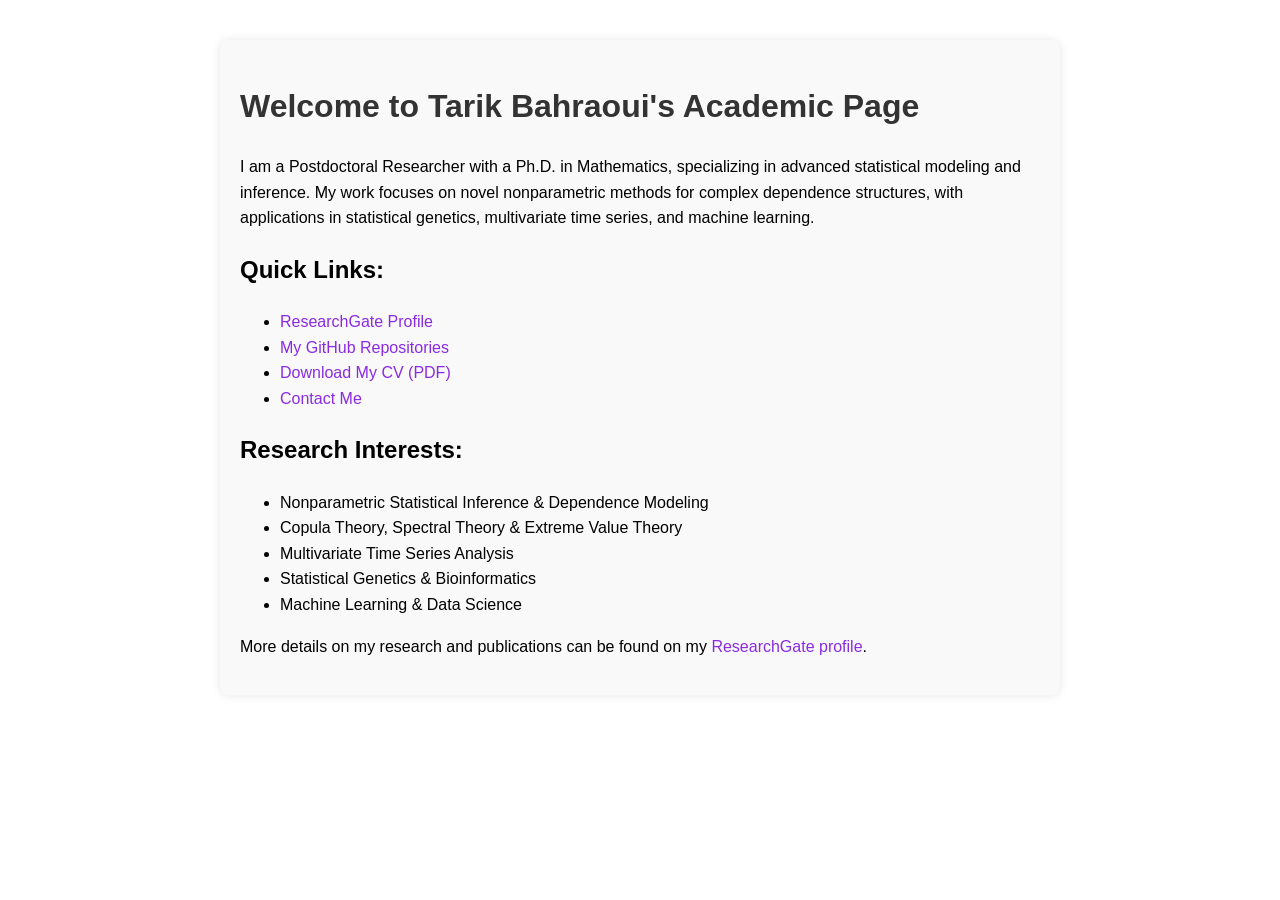
<file: index.html>
<!DOCTYPE html>
<html lang="en">
<head>
    <meta charset="UTF-8">
    <meta name="viewport" content="width=device-width, initial-scale=1.0">
    <title>Tarik Bahraoui - Statistical Researcher</title>
    <style>
        body { font-family: Arial, sans-serif; margin: 40px; line-height: 1.6; }
        h1 { color: #333; }
        a { color: #8A2BE2; text-decoration: none; }
        a:hover { text-decoration: underline; }
        .container { max-width: 800px; margin: auto; background: #f9f9f9; padding: 20px; border-radius: 8px; box-shadow: 0 0 10px rgba(0,0,0,0.1); }
    </style>
</head>
<body>
    <div class="container">
        <h1>Welcome to Tarik Bahraoui's Academic Page</h1>
        <p>I am a Postdoctoral Researcher with a Ph.D. in Mathematics, specializing in advanced statistical modeling and inference. My work focuses on novel nonparametric methods for complex dependence structures, with applications in statistical genetics, multivariate time series, and machine learning.</p>

        <h2>Quick Links:</h2>
        <ul>
            <li><a href="https://www.researchgate.net/profile/Tarik-Bahraoui?ev=hdr_xprf" target="_blank">ResearchGate Profile</a></li>
            <li><a href="https://github.com/TBahraoui" target="_blank">My GitHub Repositories</a></li>
            <li><a href="your_CV_link_here.pdf" target="_blank">Download My CV (PDF)</a></li>
            <li><a href="mailto:tarik.bahraoui@gmail.com">Contact Me</a></li>
        </ul>

        <h2>Research Interests:</h2>
        <ul>
            <li>Nonparametric Statistical Inference & Dependence Modeling</li>
            <li>Copula Theory, Spectral Theory & Extreme Value Theory</li>
            <li>Multivariate Time Series Analysis</li>
            <li>Statistical Genetics & Bioinformatics</li>
            <li>Machine Learning & Data Science</li>
        </ul>

        <p>More details on my research and publications can be found on my <a href="https://www.researchgate.net/profile/Tarik-Bahraoui?ev=hdr_xprf" target="_blank">ResearchGate profile</a>.</p>
    </div>
</body>
</html>
</file>
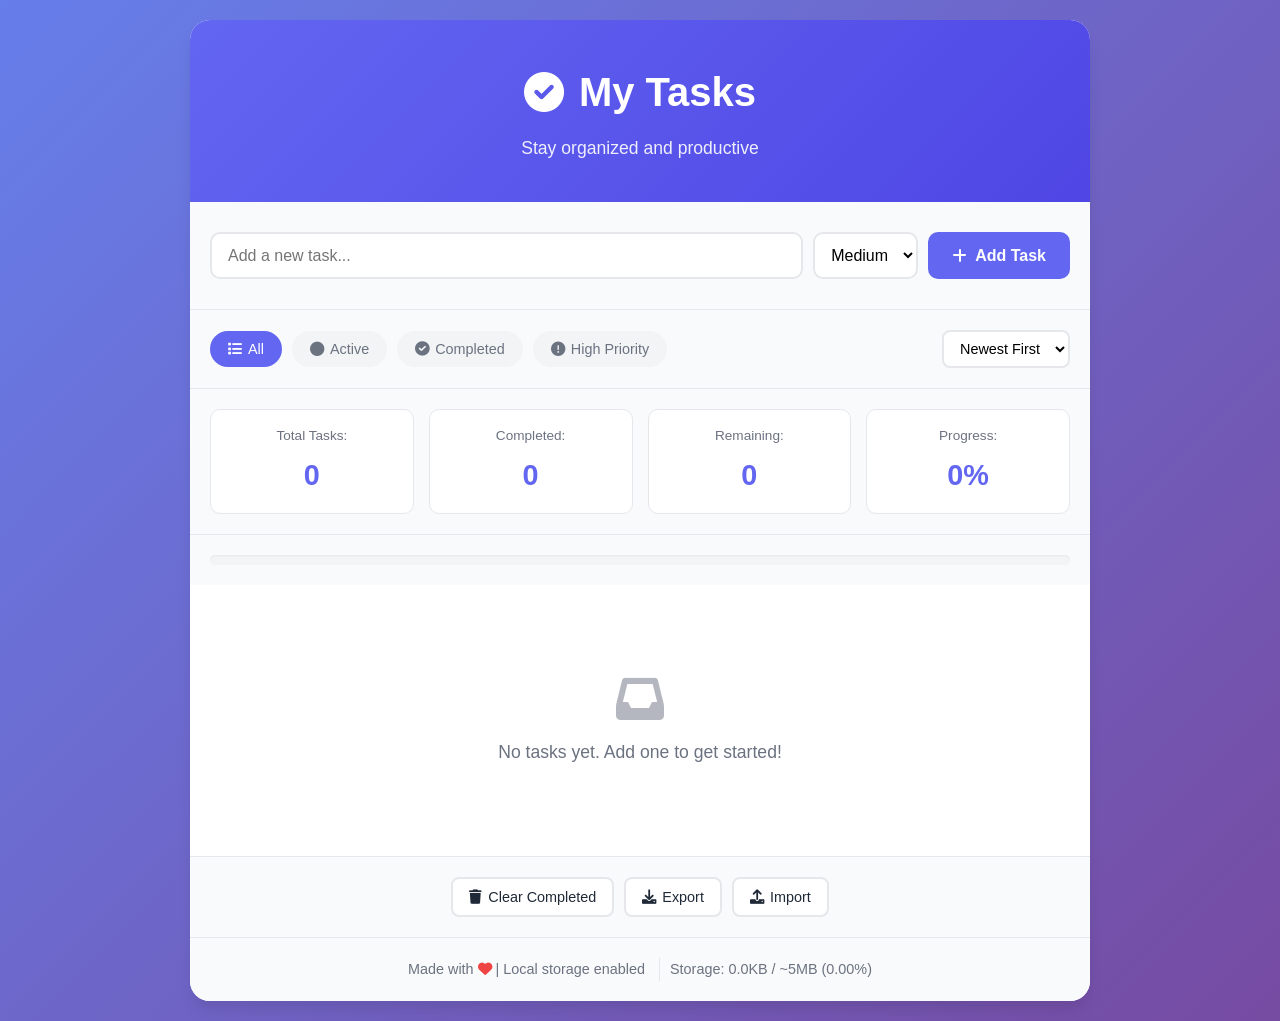
<file: todo-app/index.html>
<!DOCTYPE html>
<html lang="en">
<head>
    <meta charset="UTF-8">
    <meta name="viewport" content="width=device-width, initial-scale=1.0">
    <title>Todo List App</title>
    <link rel="stylesheet" href="styles.css">
    <link rel="stylesheet" href="https://cdnjs.cloudflare.com/ajax/libs/font-awesome/6.0.0/css/all.min.css">
</head>
<body>
    <div class="container">
        <header>
            <h1>
                <i class="fas fa-check-circle"></i>
                My Tasks
            </h1>
            <p class="subtitle">Stay organized and productive</p>
        </header>

        <div class="input-section">
            <form id="todoForm">
                <div class="input-wrapper">
                    <input
                        type="text"
                        id="todoInput"
                        placeholder="Add a new task..."
                        class="todo-input"
                        autocomplete="off"
                    />
                    <select id="prioritySelect" class="priority-select">
                        <option value="low">Low</option>
                        <option value="medium" selected>Medium</option>
                        <option value="high">High</option>
                    </select>
                    <button type="submit" class="add-btn">
                        <i class="fas fa-plus"></i>
                        Add Task
                    </button>
                </div>
            </form>
        </div>

        <div class="filters-section">
            <div class="filter-buttons">
                <button class="filter-btn active" data-filter="all">
                    <i class="fas fa-list"></i>
                    All
                </button>
                <button class="filter-btn" data-filter="active">
                    <i class="fas fa-circle"></i>
                    Active
                </button>
                <button class="filter-btn" data-filter="completed">
                    <i class="fas fa-check-circle"></i>
                    Completed
                </button>
                <button class="filter-btn" data-filter="high-priority">
                    <i class="fas fa-exclamation-circle"></i>
                    High Priority
                </button>
            </div>
            <div class="sort-section">
                <select id="sortSelect" class="sort-select">
                    <option value="date-desc">Newest First</option>
                    <option value="date-asc">Oldest First</option>
                    <option value="priority">By Priority</option>
                    <option value="alphabetical">A to Z</option>
                </select>
            </div>
        </div>

        <div class="stats-section">
            <div class="stat">
                <span class="stat-label">Total Tasks:</span>
                <span class="stat-value" id="totalTasks">0</span>
            </div>
            <div class="stat">
                <span class="stat-label">Completed:</span>
                <span class="stat-value" id="completedCount">0</span>
            </div>
            <div class="stat">
                <span class="stat-label">Remaining:</span>
                <span class="stat-value" id="remainingCount">0</span>
            </div>
            <div class="stat">
                <span class="stat-label">Progress:</span>
                <span class="stat-value" id="progressPercent">0%</span>
            </div>
        </div>

        <div class="progress-bar-container">
            <div class="progress-bar">
                <div class="progress-fill" id="progressFill"></div>
            </div>
        </div>

        <div class="todos-section">
            <ul id="todoList" class="todo-list">
                <!-- Todos will be inserted here -->
            </ul>
            <div id="emptyState" class="empty-state">
                <i class="fas fa-inbox"></i>
                <p>No tasks yet. Add one to get started!</p>
            </div>
        </div>

        <div class="action-buttons">
            <button id="clearCompleted" class="clear-btn" title="Clear all completed tasks">
                <i class="fas fa-trash"></i>
                Clear Completed
            </button>
            <button id="exportBtn" class="export-btn" title="Export tasks as JSON">
                <i class="fas fa-download"></i>
                Export
            </button>
            <button id="importBtn" class="import-btn" title="Import tasks from JSON">
                <i class="fas fa-upload"></i>
                Import
            </button>
            <input type="file" id="fileInput" accept=".json" style="display: none;" />
        </div>

        <footer>
            <p>
                Made with <i class="fas fa-heart"></i> | Local storage enabled
                <span id="storageInfo"></span>
            </p>
        </footer>
    </div>

    <!-- Modal for editing todo -->
    <div id="editModal" class="modal">
        <div class="modal-content">
            <span class="close" id="closeModal">&times;</span>
            <h2>Edit Task</h2>
            <form id="editForm">
                <input
                    type="text"
                    id="editInput"
                    placeholder="Edit your task..."
                    class="edit-input"
                />
                <select id="editPrioritySelect" class="priority-select">
                    <option value="low">Low</option>
                    <option value="medium">Medium</option>
                    <option value="high">High</option>
                </select>
                <div class="modal-buttons">
                    <button type="submit" class="save-btn">
                        <i class="fas fa-save"></i>
                        Save
                    </button>
                    <button type="button" class="cancel-btn" id="cancelBtn">
                        <i class="fas fa-times"></i>
                        Cancel
                    </button>
                </div>
            </form>
        </div>
    </div>

    <script src="todo-app.js"></script>
</body>
</html>
</file>
<file: todo-app/styles.css>
:root {
    --primary-color: #6366f1;
    --primary-dark: #4f46e5;
    --primary-light: #818cf8;
    --success-color: #10b981;
    --danger-color: #ef4444;
    --warning-color: #f59e0b;
    --info-color: #3b82f6;
    --bg-primary: #ffffff;
    --bg-secondary: #f9fafb;
    --bg-tertiary: #f3f4f6;
    --text-primary: #1f2937;
    --text-secondary: #6b7280;
    --text-light: #9ca3af;
    --border-color: #e5e7eb;
    --shadow-sm: 0 1px 2px 0 rgba(0, 0, 0, 0.05);
    --shadow-md: 0 4px 6px -1px rgba(0, 0, 0, 0.1);
    --shadow-lg: 0 10px 15px -3px rgba(0, 0, 0, 0.1);
    --transition: all 0.3s cubic-bezier(0.4, 0, 0.2, 1);
}

* {
    margin: 0;
    padding: 0;
    box-sizing: border-box;
}

html {
    scroll-behavior: smooth;
}

body {
    font-family: -apple-system, BlinkMacSystemFont, 'Segoe UI', Roboto, Oxygen, Ubuntu, Cantarell, sans-serif;
    background: linear-gradient(135deg, #667eea 0%, #764ba2 100%);
    color: var(--text-primary);
    line-height: 1.6;
    min-height: 100vh;
    padding: 20px;
}

.container {
    max-width: 900px;
    margin: 0 auto;
    background: var(--bg-primary);
    border-radius: 20px;
    box-shadow: var(--shadow-lg);
    overflow: hidden;
}

/* Header */
header {
    background: linear-gradient(135deg, var(--primary-color), var(--primary-dark));
    color: white;
    padding: 40px 20px;
    text-align: center;
}

header h1 {
    font-size: 2.5rem;
    margin-bottom: 10px;
    display: flex;
    align-items: center;
    justify-content: center;
    gap: 15px;
}

header h1 i {
    font-size: 2.5rem;
}

.subtitle {
    font-size: 1.1rem;
    opacity: 0.9;
    font-weight: 300;
}

/* Input Section */
.input-section {
    padding: 30px 20px;
    background: var(--bg-secondary);
    border-bottom: 1px solid var(--border-color);
}

#todoForm {
    display: flex;
    flex-direction: column;
    gap: 15px;
}

.input-wrapper {
    display: flex;
    gap: 10px;
    flex-wrap: wrap;
}

.todo-input {
    flex: 1;
    min-width: 200px;
    padding: 12px 16px;
    border: 2px solid var(--border-color);
    border-radius: 10px;
    font-size: 1rem;
    transition: var(--transition);
    font-family: inherit;
}

.todo-input:focus {
    outline: none;
    border-color: var(--primary-color);
    box-shadow: 0 0 0 3px rgba(99, 102, 241, 0.1);
}

.priority-select {
    padding: 12px 12px;
    border: 2px solid var(--border-color);
    border-radius: 10px;
    font-size: 1rem;
    cursor: pointer;
    transition: var(--transition);
    font-family: inherit;
    background: white;
}

.priority-select:focus {
    outline: none;
    border-color: var(--primary-color);
    box-shadow: 0 0 0 3px rgba(99, 102, 241, 0.1);
}

.add-btn {
    padding: 12px 24px;
    background: var(--primary-color);
    color: white;
    border: none;
    border-radius: 10px;
    font-size: 1rem;
    font-weight: 600;
    cursor: pointer;
    transition: var(--transition);
    display: flex;
    align-items: center;
    gap: 8px;
    white-space: nowrap;
}

.add-btn:hover {
    background: var(--primary-dark);
    transform: translateY(-2px);
    box-shadow: var(--shadow-md);
}

.add-btn:active {
    transform: translateY(0);
}

/* Filters Section */
.filters-section {
    padding: 20px;
    background: var(--bg-secondary);
    border-bottom: 1px solid var(--border-color);
    display: flex;
    justify-content: space-between;
    align-items: center;
    flex-wrap: wrap;
    gap: 15px;
}

.filter-buttons {
    display: flex;
    gap: 10px;
    flex-wrap: wrap;
}

.filter-btn {
    padding: 8px 16px;
    background: var(--bg-tertiary);
    color: var(--text-secondary);
    border: 2px solid transparent;
    border-radius: 20px;
    cursor: pointer;
    font-size: 0.9rem;
    font-weight: 500;
    transition: var(--transition);
    display: flex;
    align-items: center;
    gap: 6px;
}

.filter-btn:hover {
    background: var(--bg-secondary);
    color: var(--text-primary);
}

.filter-btn.active {
    background: var(--primary-color);
    color: white;
    border-color: var(--primary-color);
}

.sort-section {
    display: flex;
    gap: 10px;
}

.sort-select {
    padding: 8px 12px;
    border: 2px solid var(--border-color);
    border-radius: 8px;
    font-size: 0.9rem;
    cursor: pointer;
    background: white;
    transition: var(--transition);
}

.sort-select:focus {
    outline: none;
    border-color: var(--primary-color);
}

/* Stats Section */
.stats-section {
    padding: 20px;
    background: var(--bg-secondary);
    display: grid;
    grid-template-columns: repeat(auto-fit, minmax(150px, 1fr));
    gap: 15px;
    border-bottom: 1px solid var(--border-color);
}

.stat {
    display: flex;
    flex-direction: column;
    align-items: center;
    padding: 15px;
    background: white;
    border-radius: 10px;
    border: 1px solid var(--border-color);
}

.stat-label {
    font-size: 0.85rem;
    color: var(--text-secondary);
    font-weight: 500;
    margin-bottom: 5px;
}

.stat-value {
    font-size: 1.8rem;
    font-weight: 700;
    color: var(--primary-color);
}

/* Progress Bar */
.progress-bar-container {
    padding: 20px;
    background: var(--bg-secondary);
}

.progress-bar {
    width: 100%;
    height: 10px;
    background: var(--bg-tertiary);
    border-radius: 10px;
    overflow: hidden;
    box-shadow: inset var(--shadow-sm);
}

.progress-fill {
    height: 100%;
    background: linear-gradient(90deg, var(--success-color), #059669);
    width: 0%;
    transition: width 0.5s ease;
    border-radius: 10px;
}

/* Todos Section */
.todos-section {
    padding: 30px 20px;
    min-height: 200px;
    background: var(--bg-primary);
}

.todo-list {
    list-style: none;
    display: flex;
    flex-direction: column;
    gap: 12px;
}

.todo-item {
    display: flex;
    align-items: center;
    gap: 15px;
    padding: 16px;
    background: var(--bg-secondary);
    border-left: 4px solid var(--border-color);
    border-radius: 10px;
    transition: var(--transition);
    animation: slideIn 0.3s ease;
}

@keyframes slideIn {
    from {
        opacity: 0;
        transform: translateX(-20px);
    }
    to {
        opacity: 1;
        transform: translateX(0);
    }
}

.todo-item:hover {
    box-shadow: var(--shadow-md);
    background: white;
}

.todo-item.completed {
    opacity: 0.7;
}

.todo-item.completed .todo-text {
    text-decoration: line-through;
    color: var(--text-light);
}

/* Priority Border Colors */
.todo-item.priority-high {
    border-left-color: var(--danger-color);
}

.todo-item.priority-medium {
    border-left-color: var(--warning-color);
}

.todo-item.priority-low {
    border-left-color: var(--info-color);
}

/* Checkbox */
.checkbox {
    width: 24px;
    height: 24px;
    cursor: pointer;
    flex-shrink: 0;
}

.checkbox:checked {
    accent-color: var(--success-color);
}

/* Priority Badge */
.priority-badge {
    padding: 4px 10px;
    border-radius: 20px;
    font-size: 0.75rem;
    font-weight: 600;
    text-transform: uppercase;
    flex-shrink: 0;
    letter-spacing: 0.5px;
}

.priority-badge.high {
    background: rgba(239, 68, 68, 0.1);
    color: var(--danger-color);
}

.priority-badge.medium {
    background: rgba(245, 158, 11, 0.1);
    color: var(--warning-color);
}

.priority-badge.low {
    background: rgba(59, 130, 246, 0.1);
    color: var(--info-color);
}

/* Todo Content */
.todo-content {
    flex: 1;
    display: flex;
    flex-direction: column;
    gap: 6px;
}

.todo-text {
    font-size: 1.05rem;
    color: var(--text-primary);
    word-break: break-word;
}

.todo-date {
    font-size: 0.8rem;
    color: var(--text-light);
}

/* Todo Actions */
.todo-actions {
    display: flex;
    gap: 8px;
    flex-shrink: 0;
}

.action-btn {
    width: 36px;
    height: 36px;
    border: none;
    border-radius: 8px;
    cursor: pointer;
    transition: var(--transition);
    display: flex;
    align-items: center;
    justify-content: center;
    font-size: 1rem;
}

.edit-btn {
    background: rgba(99, 102, 241, 0.1);
    color: var(--primary-color);
}

.edit-btn:hover {
    background: rgba(99, 102, 241, 0.2);
}

.delete-btn {
    background: rgba(239, 68, 68, 0.1);
    color: var(--danger-color);
}

.delete-btn:hover {
    background: rgba(239, 68, 68, 0.2);
}

/* Empty State */
.empty-state {
    display: none;
    text-align: center;
    padding: 60px 20px;
    color: var(--text-secondary);
}

.empty-state.show {
    display: block;
    animation: fadeIn 0.3s ease;
}

.empty-state i {
    font-size: 3rem;
    margin-bottom: 15px;
    opacity: 0.5;
}

.empty-state p {
    font-size: 1.1rem;
}

@keyframes fadeIn {
    from {
        opacity: 0;
    }
    to {
        opacity: 1;
    }
}

/* Action Buttons */
.action-buttons {
    padding: 20px;
    background: var(--bg-secondary);
    display: flex;
    gap: 10px;
    flex-wrap: wrap;
    justify-content: center;
    border-top: 1px solid var(--border-color);
}

.clear-btn,
.export-btn,
.import-btn {
    padding: 10px 16px;
    border: 2px solid var(--border-color);
    background: white;
    color: var(--text-primary);
    border-radius: 8px;
    cursor: pointer;
    font-weight: 500;
    transition: var(--transition);
    display: flex;
    align-items: center;
    gap: 6px;
    font-size: 0.9rem;
}

.clear-btn:hover {
    border-color: var(--danger-color);
    color: var(--danger-color);
    background: rgba(239, 68, 68, 0.05);
}

.export-btn:hover,
.import-btn:hover {
    border-color: var(--primary-color);
    color: var(--primary-color);
    background: rgba(99, 102, 241, 0.05);
}

/* Footer */
footer {
    padding: 20px;
    background: var(--bg-secondary);
    text-align: center;
    border-top: 1px solid var(--border-color);
    color: var(--text-secondary);
    font-size: 0.9rem;
}

footer i {
    color: var(--danger-color);
}

#storageInfo {
    display: inline-block;
    margin-left: 10px;
    padding-left: 10px;
    border-left: 1px solid var(--border-color);
}

/* Modal */
.modal {
    display: none;
    position: fixed;
    top: 0;
    left: 0;
    width: 100%;
    height: 100%;
    background: rgba(0, 0, 0, 0.5);
    z-index: 1000;
    align-items: center;
    justify-content: center;
    animation: fadeIn 0.3s ease;
}

.modal.show {
    display: flex;
}

.modal-content {
    background: white;
    padding: 30px;
    border-radius: 15px;
    width: 90%;
    max-width: 500px;
    box-shadow: var(--shadow-lg);
    animation: slideDown 0.3s ease;
}

@keyframes slideDown {
    from {
        opacity: 0;
        transform: translateY(-50px);
    }
    to {
        opacity: 1;
        transform: translateY(0);
    }
}

.close {
    float: right;
    font-size: 2rem;
    cursor: pointer;
    color: var(--text-secondary);
    transition: var(--transition);
    line-height: 1;
}

.close:hover {
    color: var(--text-primary);
}

.modal-content h2 {
    margin-bottom: 20px;
    color: var(--text-primary);
}

#editForm {
    display: flex;
    flex-direction: column;
    gap: 15px;
}

.edit-input {
    padding: 12px 16px;
    border: 2px solid var(--border-color);
    border-radius: 10px;
    font-size: 1rem;
    font-family: inherit;
}

.edit-input:focus {
    outline: none;
    border-color: var(--primary-color);
    box-shadow: 0 0 0 3px rgba(99, 102, 241, 0.1);
}

.modal-buttons {
    display: flex;
    gap: 10px;
}

.save-btn,
.cancel-btn {
    flex: 1;
    padding: 12px 16px;
    border: none;
    border-radius: 8px;
    font-weight: 600;
    cursor: pointer;
    transition: var(--transition);
    display: flex;
    align-items: center;
    justify-content: center;
    gap: 8px;
}

.save-btn {
    background: var(--primary-color);
    color: white;
}

.save-btn:hover {
    background: var(--primary-dark);
}

.cancel-btn {
    background: var(--bg-tertiary);
    color: var(--text-primary);
}

.cancel-btn:hover {
    background: var(--border-color);
}

/* Responsive Design */
@media (max-width: 768px) {
    header h1 {
        font-size: 2rem;
    }

    .filters-section {
        flex-direction: column;
        align-items: stretch;
    }

    .filter-buttons {
        justify-content: center;
    }

    .sort-section {
        justify-content: center;
    }

    .input-wrapper {
        flex-direction: column;
    }

    .todo-input,
    .priority-select,
    .add-btn {
        width: 100%;
    }

    .stats-section {
        grid-template-columns: repeat(2, 1fr);
    }

    .todo-item {
        flex-direction: column;
        align-items: flex-start;
    }

    .todo-actions {
        width: 100%;
        justify-content: flex-end;
    }

    .modal-content {
        width: 95%;
        padding: 20px;
    }

    .action-buttons {
        flex-direction: column;
    }

    .clear-btn,
    .export-btn,
    .import-btn {
        width: 100%;
    }
}

@media (max-width: 480px) {
    .container {
        border-radius: 10px;
    }

    header {
        padding: 25px 15px;
    }

    header h1 {
        font-size: 1.5rem;
    }

    .stats-section {
        grid-template-columns: 1fr;
    }

    .action-btn {
        width: 32px;
        height: 32px;
        font-size: 0.9rem;
    }

    .todo-text {
        font-size: 1rem;
    }
}

/* Animations */
@keyframes spin {
    to {
        transform: rotate(360deg);
    }
}

.loading {
    animation: spin 1s linear infinite;
}

/* Toast Notifications */
.toast {
    position: fixed;
    bottom: 20px;
    right: 20px;
    background: var(--success-color);
    color: white;
    padding: 16px 24px;
    border-radius: 8px;
    box-shadow: var(--shadow-lg);
    animation: slideInRight 0.3s ease;
    z-index: 2000;
}

.toast.error {
    background: var(--danger-color);
}

.toast.warning {
    background: var(--warning-color);
}

.toast.info {
    background: var(--info-color);
}

@keyframes slideInRight {
    from {
        opacity: 0;
        transform: translateX(100px);
    }
    to {
        opacity: 1;
        transform: translateX(0);
    }
}
</file>
